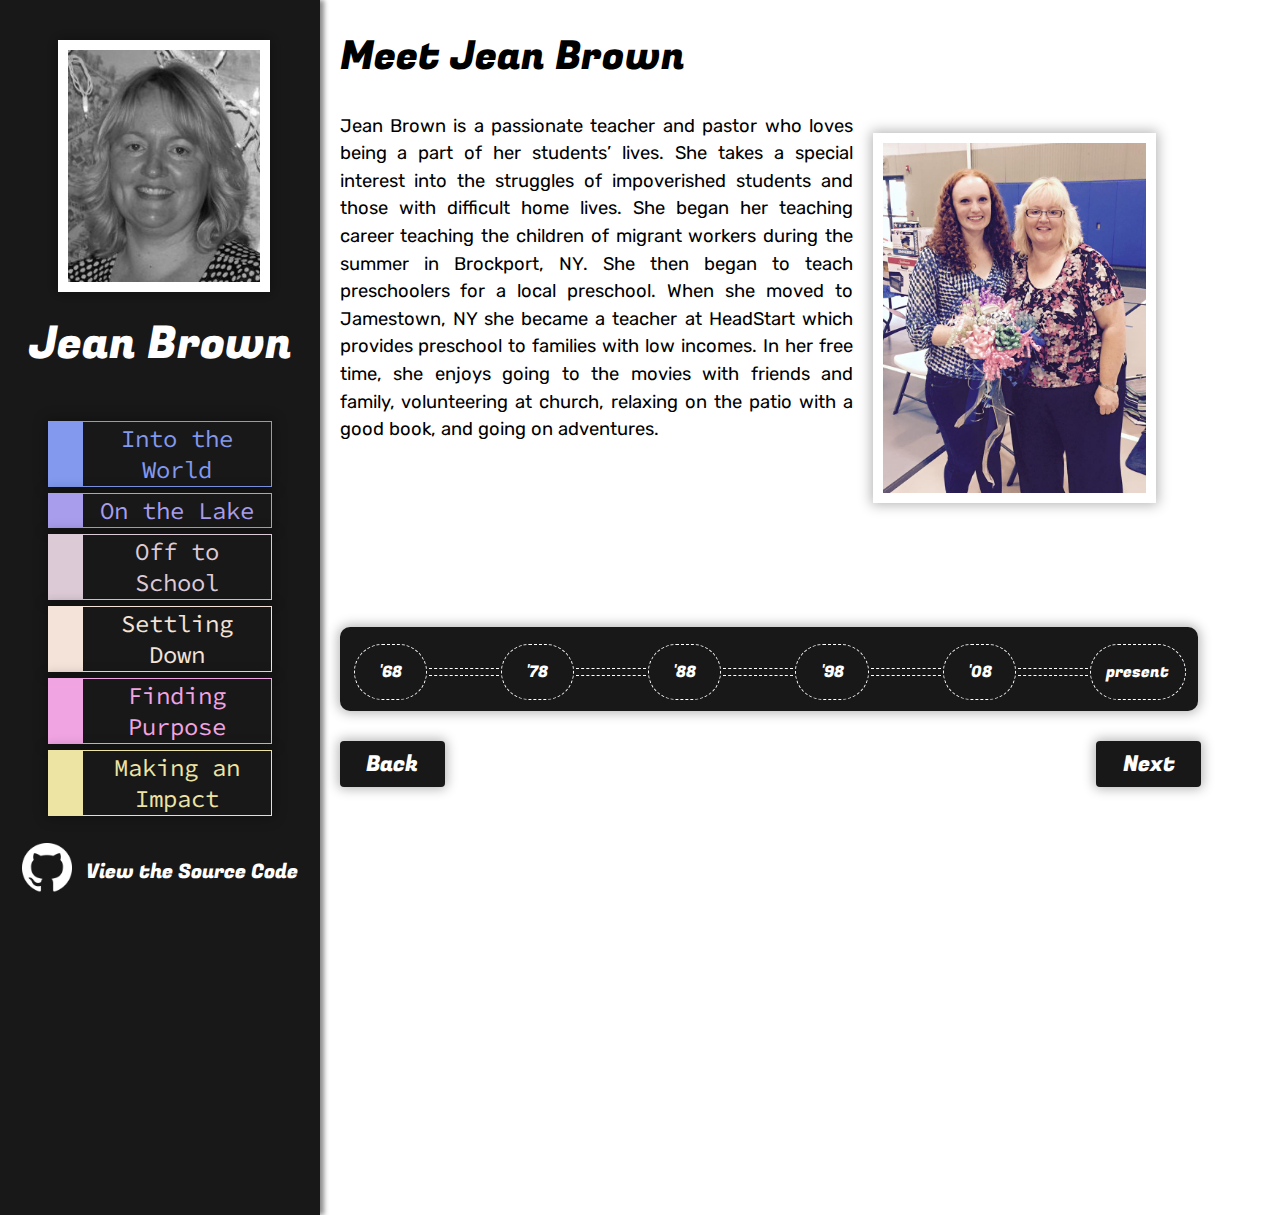
<file: index.html>
<!DOCTYPE  html>
<html lang="en">
<head>
    <meta charset="UTF-8">
    <link rel="stylesheet" href="biostyles.css" type="text/css">
    <link href="https://fonts.googleapis.com/css?family=Josefin+Slab:600i|Source+Code+Pro:200" rel="stylesheet">
    <script src="https://ajax.googleapis.com/ajax/libs/jquery/3.2.1/jquery.min.js"></script>
    <script src="content/content.js"></script>
    <script src="scripts/scripts.js"></script>
    <title>Jean Brown</title>
</head>
<body>

    <div class="asideMenu" onmouseenter="asideHover(true)" onmouseleave="asideHover(false)">

        <img class="profilePhoto" src="media/profilephoto.jpg">
        <a href="index.html"><h3 class="name">Jean Brown</h3></a>

        <div class="decadeContainer">

            <button class="decadeButton" onclick="sectionSelect(1);"> Into the World</button>
            <button class="decadeButton" onclick="sectionSelect(2);"> On the Lake </button>
            <button class="decadeButton" onclick="sectionSelect(3);"> Off to School </button>
            <button class="decadeButton" onclick="sectionSelect(4);"> Settling Down </button>
            <button class="decadeButton" onclick="sectionSelect(5);"> Finding Purpose </button>
            <button class="decadeButton" onclick="sectionSelect(6);"> Making an Impact </button>

        </div>

        <div class="githubBox">
            <img class="githubPhoto" src="media/githubLogo.png" />
            <a class="githubLink" href="https://github.com/JaredBrown138/BioSite"><h3>View the Source Code</h3></a>
        </div>
    </div>
    <div class="main">

        <div class="innerContainer">

            <h1> Meet Jean Brown </h1>

            <p>

                <img class="eraPhoto" src="media/Jean2.jpg" />

                Jean Brown is a passionate teacher and pastor who loves being a part of her students’ lives. She takes a special
                interest into the struggles of impoverished students and those with difficult home lives. She began her
                teaching career teaching the children of migrant workers during the summer in Brockport, NY. She then
                began to teach preschoolers for a local preschool. When she moved to Jamestown, NY she became a teacher
                at HeadStart which provides preschool to families with low incomes. In her free time, she enjoys going
                to the movies with friends and family, volunteering at church, relaxing on the patio with a good book,
                and going on adventures.

            </p>


        </div>

        <div class="timeline">
            <table>
                <tr>
                    <td class="year" id="year1">
                        '68
                    </td>
                    <td>
                        <div class="segment 2"></div>
                    </td>
                    <td>
                        <div class="segment 2"></div>
                    </td>
                    <td class="year" id="year2">
                        '78
                    </td>
                    <td>
                        <div class="segment 3"></div>
                    </td>
                    <td>
                        <div class="segment 3"></div>
                    </td>
                    <td class="year" id="year3">
                        '88
                    </td>
                    <td>
                        <div class="segment 4"></div>
                    </td>
                    <td>
                        <div class="segment 4"></div>
                    </td>
                    <td class="year" id="year4">
                        '98
                    </td>
                    <td>
                        <div class="segment 5"></div>
                    </td>
                    <td>
                        <div class="segment 5"></div>
                    </td>
                    <td class="year" id="year5">
                        '08
                    </td>
                    <td>
                        <div class="segment 6"></div>
                    </td>
                    <td>
                        <div class="segment 6"></div>
                    </td>
                    <td class="year" id="year6">
                        present
                    </td>
                </tr>
            </table>
        </div>
        <button class="backBttn" onclick="seekEra(0)"> Back </button>
        <button class="nextBttn" onclick="seekEra(1)"> Next </button>

    </div>

</body>
</html>
</file>
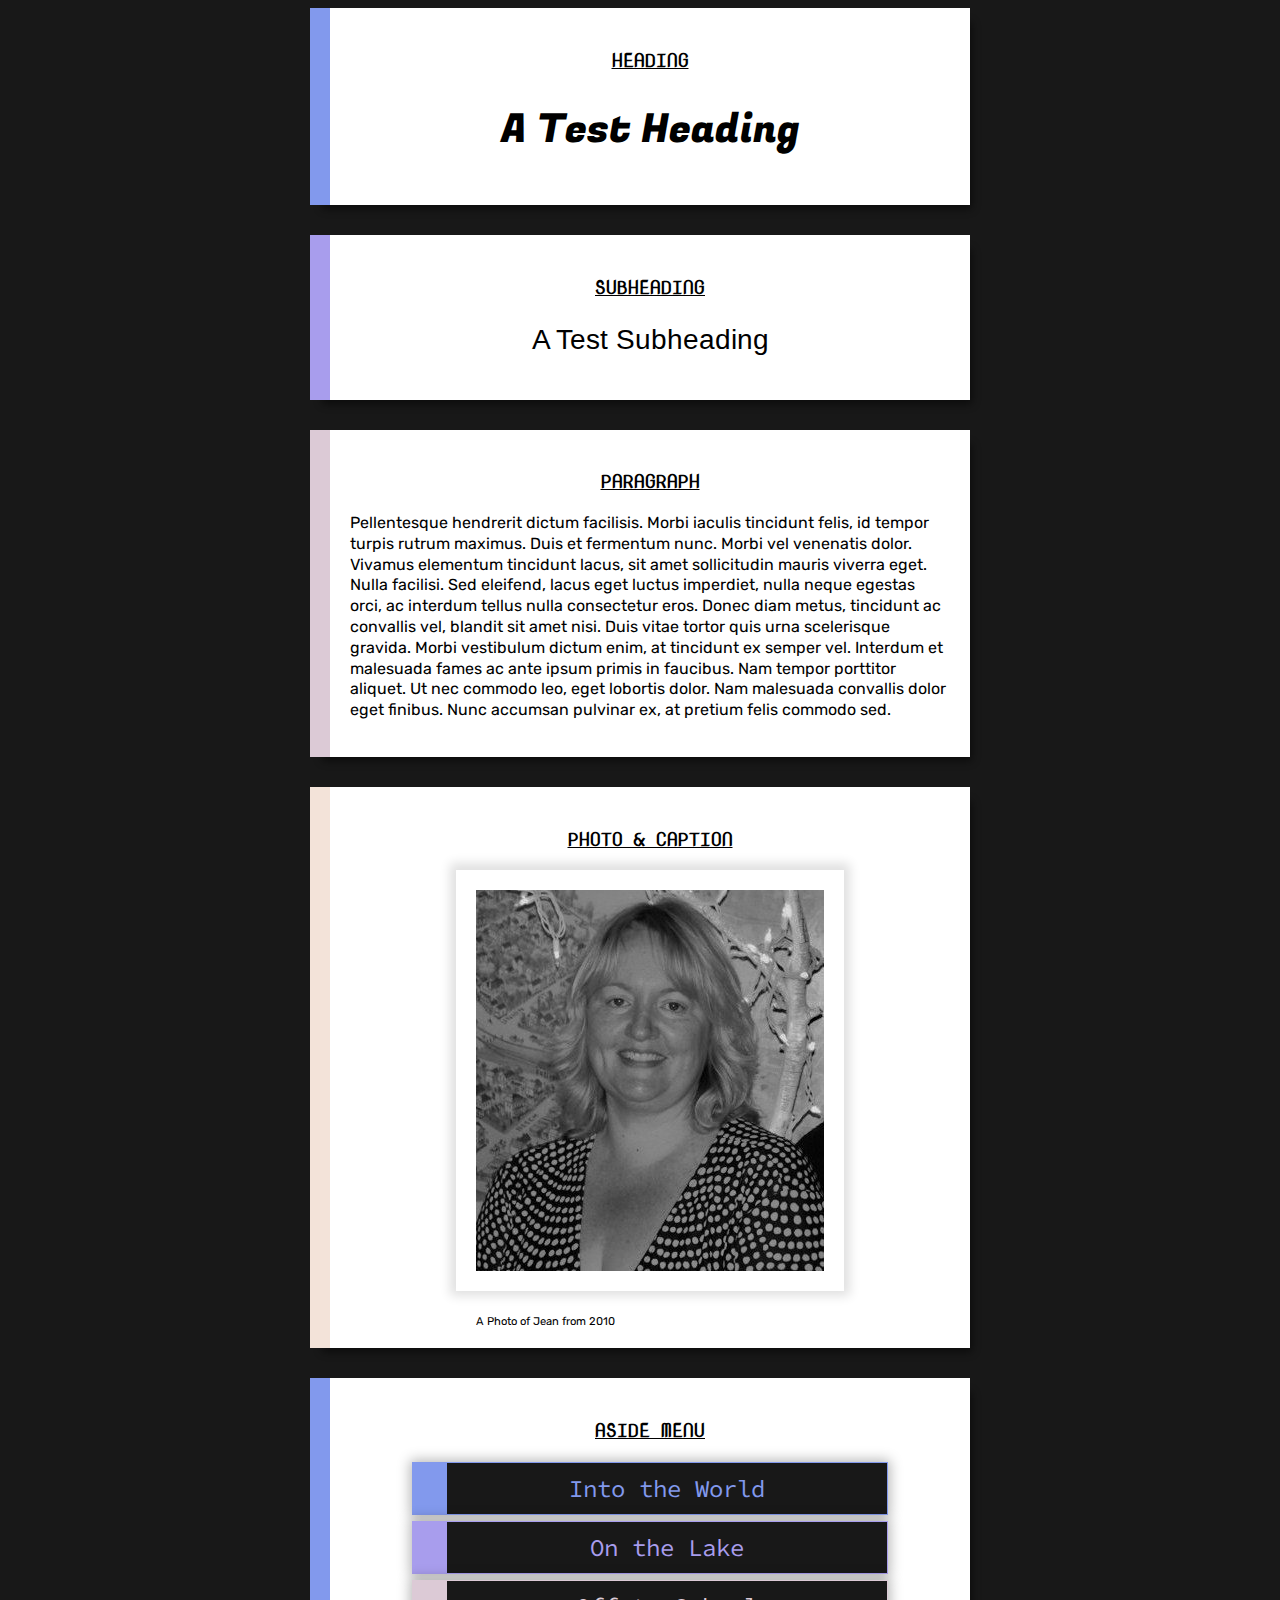
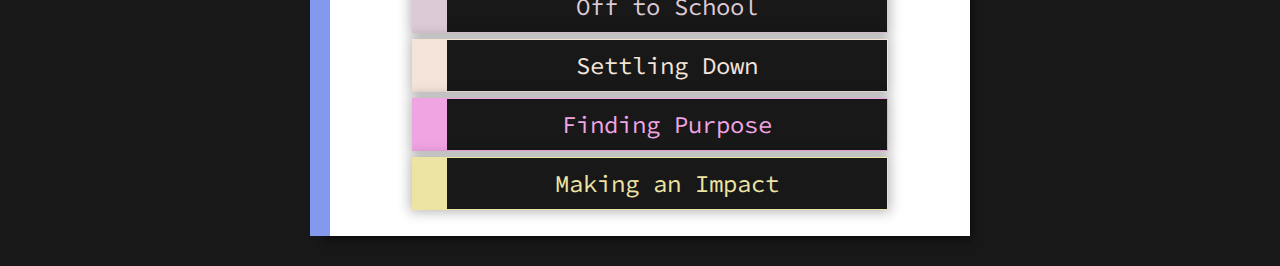
<file: PatternLibrary/PatternExamples.html>
<!DOCTYPE html>
<html lang="en">
<head>
    <meta charset="UTF-8">
    <title>BioProject Pattern Library</title>
    <link href="PatternStyles.css" rel="stylesheet" type="text/css" />
    <link href="https://fonts.googleapis.com/css?family=Josefin+Slab:600i|Source+Code+Pro:200" rel="stylesheet">
</head>
<body>


    <div class="atom" id="heading">

        <h3 class="atomHeading"> HEADING </h3>

        <h1> A Test Heading </h1>

    </div>

    <div class="atom" id="subheading">

        <h3 class="atomHeading"> SUBHEADING </h3>

        <h2> A Test Subheading </h2>

    </div>

    <div class="atom" id="paragraph">

        <h3 class="atomHeading"> PARAGRAPH </h3>

        <p>
            Pellentesque hendrerit dictum facilisis. Morbi iaculis tincidunt felis, id tempor turpis rutrum maximus.
            Duis et fermentum nunc. Morbi vel venenatis dolor. Vivamus elementum tincidunt lacus, sit amet sollicitudin
            mauris viverra eget. Nulla facilisi. Sed eleifend, lacus eget luctus imperdiet, nulla neque egestas orci,
            ac interdum tellus nulla consectetur eros. Donec diam metus, tincidunt ac convallis vel, blandit sit amet
            nisi. Duis vitae tortor quis urna scelerisque gravida. Morbi vestibulum dictum enim, at tincidunt ex semper
            vel. Interdum et malesuada fames ac ante ipsum primis in faucibus. Nam tempor porttitor aliquet. Ut nec
            commodo leo, eget lobortis dolor. Nam malesuada convallis dolor eget finibus. Nunc accumsan pulvinar ex,
            at pretium felis commodo sed.
        </p>

    </div>

    <div class="atom" id="photo">

        <h3 class="atomHeading"> PHOTO & CAPTION </h3>

        <figure>
            <img src="PortraitPhoto.jpg" width="348" alt="A photo of Jean" />
            <figcaption>A Photo of Jean from 2010</figcaption>
        </figure>

    </div>

    <div class="atom" id="heading">

        <h3 class="atomHeading"> ASIDE MENU </h3>

        <div class="asideMenu">
            <a>Into the World</a>
            <a>On the Lake</a>
            <a>Off to School</a>
            <a>Settling Down</a>
            <a>Finding Purpose</a>
            <a>Making an Impact</a>
        </div>

    </div>

</body>
</html>
</file>
<file: biostyles.css>
@import url('https://fonts.googleapis.com/css?family=Arimo|Nova+Mono|Rubik');
@import url('https://fonts.googleapis.com/css?family=Fugaz+One');


body{
    margin: 0;
}

.asideMenu{
    position: absolute;
    top: 0;
    background-color: #181818;
    height: 103vh;
    width: 25%;
    -webkit-box-shadow: 4px 0 5px 0 rgba(0,0,0,0.46);
    -moz-box-shadow: 4px 0 5px 0 rgba(0,0,0,0.46);
    box-shadow: 4px 0 5px 0 rgba(0,0,0,0.46);
    z-index: 100;
    min-width: 230px;
}

.profilePhoto{
    width: 60%;
    position: relative;
    margin-top: 40px;
    margin-left: 18%;
    border: 10px solid white;
    -webkit-box-shadow: 0 0 12px 2px rgba(0,0,0,0.29);
    -moz-box-shadow: 0 0 12px 2px rgba(0,0,0,0.29);
    box-shadow: 0 0 12px 2px rgba(0,0,0,0.29);
    filter: grayscale(100%);
}

.main{
    height: 100%;
}

.name{
    font-family: 'Fugaz One', cursive;
    font-size: 2.8em;
    color: white;
    text-align: center;
    margin-top: 15px;
    /*text-shadow: 3px 3px 7px rgba(150, 150, 150, 0.33); */
}

.name:hover{
    text-decoration: underline;
}

h3{
    font-family: 'Fugaz One', cursive;
    font-weight: 500;
    font-size: 1.25em;
    color: white;
}

.githubBox{
    position: relative;
    width: 100%;
    text-align: center;
    margin-top: 5%;
}

.githubLink h3{
    display: inline-flex;
    position: relative;
    bottom: 15px;
    padding-left: 10px;
}

.githubLink{
    display: inline;
}

.githubPhoto{
    display: inline-flex;
    height: 50px;
}

a:visited{
    text-decoration: none;
}

a{
    text-decoration: none;
}

.decadeContainer{
    width: 100%;
    background-color: #181818;

    position: relative;
    padding-bottom: 5px;
}

.decadeButton{
    display: block;
    width: 70%;
    background-color: #181818;
    font-size: 1.5em;
    margin-bottom: 6px;
    margin-left: auto;
    margin-right: auto;
    color: white;
    font-family: 'Source Code Pro', monospace;
    text-align: center;
    -webkit-box-shadow: 0 0 12px 2px rgba(0,0,0,0.29);
    -moz-box-shadow: 0 0 12px 2px rgba(0,0,0,0.29);
    box-shadow: 0 0 12px 2px rgba(0,0,0,0.29);
    border: 1px solid white;
    border-left: 35px solid white;
}
.decadeButton:focus{
    outline: none;
}

.eraPhoto{
    max-width: 320px;
    max-height: 350px;
    float: right;
    margin: 20px;
    border: 10px solid white;
    -webkit-box-shadow: 0 0 12px 2px rgba(0,0,0,0.29);
    -moz-box-shadow: 0 0 12px 2px rgba(0,0,0,0.29);
    box-shadow: 0 0 12px 2px rgba(0,0,0,0.29);
}

.main{
    position: absolute;
    left: 25%;
    min-width: 800px;
}

.innerContainer{
    position: relative;
    width: 80%;
    left: 10%;
    min-width: 800px;
    min-height: 600px;
}

h1{
    font-family: 'Fugaz One', cursive;
    font-weight: 500;
    font-size: 2.5em;
}

h2{
    font-family: 'Arimo', sans-serif;
    font-weight: 500;
    font-size: 1.75em;
}

p{
    font-family: 'Rubik', sans-serif;
    font-size: 1.15em;
    line-height: 1.5em;
    position: relative;
    left: 0;
    max-width: 970px;
    text-align: justify;
}

.timeline{
    position: relative;
    background-color: #181818;
    left: 10%;
    width: 80%;
    height: 50px;
    min-width: 800px;
    padding: 15px 10px 19px 12px;
    border-radius: 10px;
    -webkit-box-shadow: 0 0 12px 2px rgba(0,0,0,0.29);
    -moz-box-shadow: 0 0 12px 2px rgba(0,0,0,0.29);
    box-shadow: 0 0 12px 2px rgba(0,0,0,0.29);
}

.era{
    display: inline-block;

}

.eraLine:nth-of-type(odd){
    float: left;
    width: 10px;
}

.eraLine:nth-of-type(even){
    display: inline-block;
    float: right;
    width: 10px;
}

table{
    border-collapse: separate;
    border: none;
}

td:not(.year){
    color: white;
    width: 50px;
    margin: 0;
    padding: 0;
}

.year{
    font-family: 'Fugaz One', cursive;
    width: 50px;
    background-color: #181818;
    padding: 15px;
    border-radius: 93px;
    border: 1px dashed white;
    text-align: center;
    color: white;
}

.segment{
    height: 6px;
    background-color: #181818;
    border-top: 1px dashed white;
    border-bottom: 1px dashed white;

}

.backBttn{
    font-family: 'Fugaz One', cursive;
    font-size: 1.4em;
    background-color: #181818;
    color: white;
    padding: 7px;
    border-radius: 4px;
    border: none;
    width: 105px;
    position: relative;
    top: 30px;
    left: 10%;
    -webkit-box-shadow: 0 0 12px 2px rgba(0,0,0,0.29);
    -moz-box-shadow: 0 0 12px 2px rgba(0,0,0,0.29);
    box-shadow: 0 0 12px 2px rgba(0,0,0,0.29);
}

.nextBttn{
    font-family: 'Fugaz One', cursive;
    font-size: 1.4em;
    background-color: #181818;
    color: white;
    padding: 7px;
    border-radius: 4px;
    border: none;
    width: 105px;
    position: relative;
    top: 30px;
    left: 72%;
    -webkit-box-shadow: 0 0 12px 2px rgba(0,0,0,0.29);
    -moz-box-shadow: 0 0 12px 2px rgba(0,0,0,0.29);
    box-shadow: 0 0 12px 2px rgba(0,0,0,0.29);
}

.nextBttn:hover, .backBttn:hover{
    background-color: #0080ff;
}

@media all and (max-width: 900px){
    .main{
        left: 235px;
    }
    .asideMenu{
        height: 100vh;
    }
}

@media all and (max-width: 1300px){
    .main{
        left: 235px;
    }
    .asideMenu{
        height: 135vh;
    }
}

@media all and (max-height: 855px){

    .asideMenu{
       height: 200vh;
    }
}
</file>
<file: PatternLibrary/PatternStyles.css>
@import url('https://fonts.googleapis.com/css?family=Arimo|Nova+Mono|Rubik');
@import url('https://fonts.googleapis.com/css?family=Arimo|Nova+Mono|Rubik');
@import url('https://fonts.googleapis.com/css?family=Fugaz+One');


html{
 background-color: #181818;
}

body{

}

.atom{
    margin: auto;
    width: 600px;
    -webkit-box-shadow: 7px 9px 8px -5px rgba(0,0,0,0.49);
    -moz-box-shadow: 7px 9px 8px -5px rgba(0,0,0,0.49);
    box-shadow: 7px 9px 8px -5px rgba(0,0,0,0.49);
    background-color: white;
    padding: 20px;
    margin-bottom: 30px;
}
.atomHeading{
    text-align: center;
    font-family: 'Nova Mono', monospace;
    text-decoration: underline;
}
h1{
    font-family: 'Fugaz One', cursive;
    font-weight: 500;
    font-size: 2.5em;
    text-align: center;
}

h2{
    text-align: center;
    font-family: 'Arimo', sans-serif;
    font-weight: 500;
    font-size: 1.75em;
}
p{
    font-family: 'Rubik', sans-serif;
    font-size: 1em;
    line-height: 1.3em;
}
#heading{
    border-left: 20px solid #8299ED;
}
#subheading{
    border-left: 20px solid #A89DED;
}
#paragraph{
    border-left: 20px solid #DCCAD6;
}
figure{
    width: 348px;
    margin: auto;
}
#photo{
    border-left: 20px solid #F3E3D9;
}
figcaption{
    font-family: 'Rubik', sans-serif;
    font-size: .7em;
    margin-top: 20px;
}
img{
    border: 20px solid white;
    -webkit-box-shadow: 0 -1px 10px 6px rgba(0,0,0,0.12);
    -moz-box-shadow: 0 -1px 10px 6px rgba(0,0,0,0.12);
    box-shadow: 0 -1px 10px 6px rgba(0,0,0,0.12);
    position: relative;
    left: -20px;
}
.asideMenu a{
    display: block;
    padding: 10px;
}
.asideMenu a{
    display: block;
    width: 70%;
    background-color: #181818;
    font-size: 1.5em;
    margin-bottom: 6px;
    margin-left: auto;
    margin-right: auto;
    color: white;
    font-family: 'Source Code Pro', monospace;
    text-align: center;
    -webkit-box-shadow: 0 0 12px 2px rgba(0,0,0,0.29);
    -moz-box-shadow: 0 0 12px 2px rgba(0,0,0,0.29);
    box-shadow: 0 0 12px 2px rgba(0,0,0,0.29);
    border: 1px solid white;
    border-left: 35px solid white;

}

.asideMenu a:nth-of-type(1){
    color: #8299ED;
    border-color: #8299ED;
}

.asideMenu a:nth-of-type(2){
    color: #A89DED;
    border-color: #A89DED;
}

.asideMenu a:nth-of-type(3){
    color: #DCCAD6;
    border-color: #DCCAD6;
}

.asideMenu a:nth-of-type(4){
    color: #F3E3D9;
    border-color: #F3E3D9;
}

.asideMenu a:nth-of-type(5){
    color: #f0a4e2;
    border-color: #f0a4e2;
}

.asideMenu a:nth-of-type(6){
    color: #ede4a4;
    border-color: #ede4a4;
}
</file>
